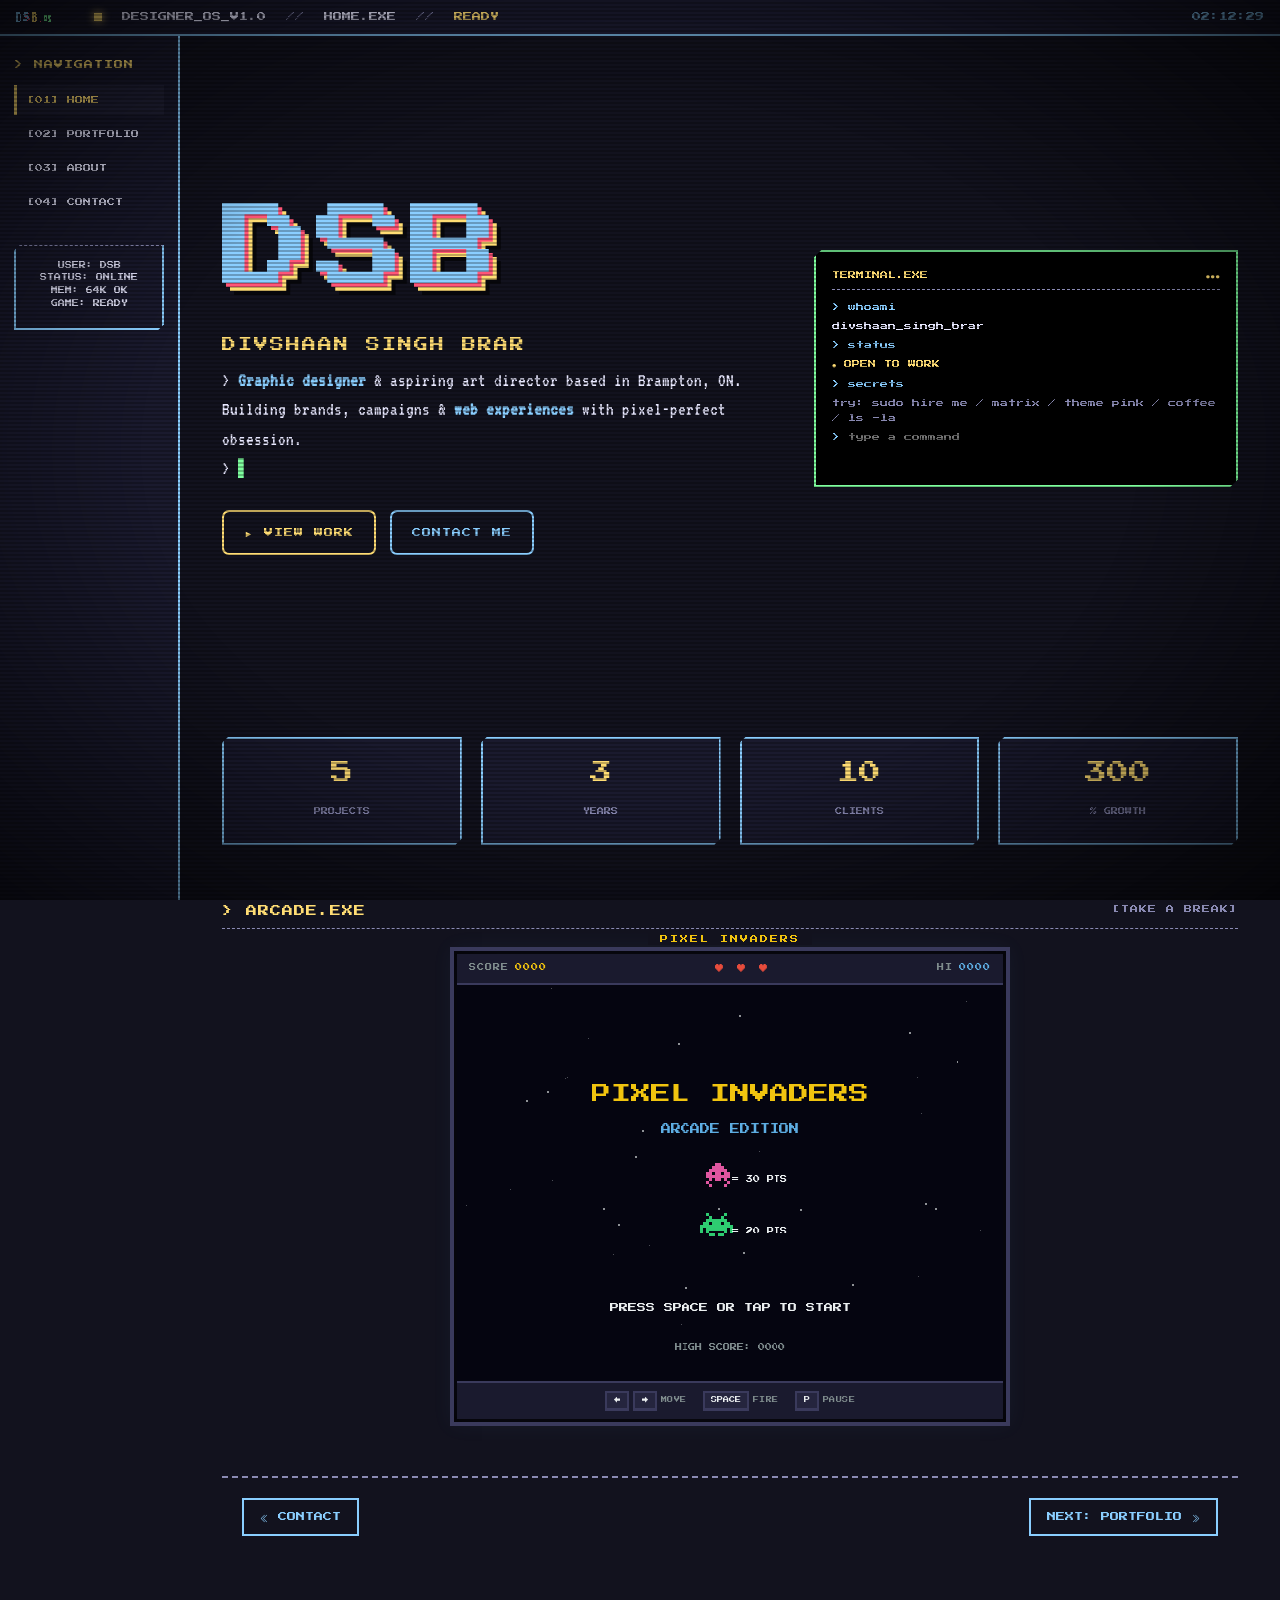
<file: index.html>
<!DOCTYPE html><html lang="en"><head>
<meta charset="UTF-8">
<meta name="viewport" content="width=device-width,initial-scale=1,shrink-to-fit=no">
<title>DESIGNER_OS_V1.0 // HOME.EXE</title>
<meta name="description" content="Divshaan Singh Brar — graphic designer & art director, Brampton ON. Retro pixel-art portfolio built with Bootstrap 5.">
<link rel="icon" type="image/svg+xml" href="assets/logo.svg">
<link rel="preconnect" href="https://fonts.googleapis.com">
<link rel="preconnect" href="https://fonts.gstatic.com" crossorigin>
<link href="https://fonts.googleapis.com/css2?family=Press+Start+2P&family=Silkscreen:wght@400;700&family=VT323&display=swap" rel="stylesheet">
<link rel="stylesheet" href="https://cdn.jsdelivr.net/npm/bootstrap@5.3.3/dist/css/bootstrap.min.css">
<link rel="stylesheet" href="https://cdn.jsdelivr.net/npm/bootstrap-icons@1.11.3/font/bootstrap-icons.min.css">
<link rel="stylesheet" href="style.css">
</head><body>

<div id="boot">
  <div>DESIGNER_OS V1.0 BIOS...</div>
  <div>&gt; CHECKING MEMORY... <span style="color:var(--yl)">64K OK</span></div>
  <div>&gt; LOADING CREATIVE.SYS...</div>
  <div>&gt; MOUNTING PORTFOLIO.DIR...</div>
  <div>&gt; SPAWNING PET...</div>
  <div>&gt; INIT USER: <span style="color:var(--yl)">DSB</span></div>
  <div class="bar"><div class="fl" id="fl"></div></div>
  <div style="margin-top:14px">&gt; PRESS ANY KEY TO CONTINUE_</div>
</div>

<div class="hud">
  <button class="burger" type="button" data-bs-toggle="offcanvas" data-bs-target="#navDrawer" aria-controls="navDrawer" aria-label="Open navigation">≡</button>
  <img src="assets/logo.svg" alt="" class="logo" aria-hidden="true">
  <span class="dot"></span><span>DESIGNER_OS_V1.0</span>
  <span class="sep">//</span><span>HOME.EXE</span>
  <span class="sep">//</span><span style="color:var(--yl)">READY</span>
  <span class="r" id="clk">00:00:00</span>
</div>

<nav class="side">
  <h3>&gt; NAVIGATION</h3>
  <a href="index.html" class="active">[01] HOME</a>
  <a href="portfolio.html">[02] PORTFOLIO</a>
  <a href="about.html">[03] ABOUT</a>
  <a href="contact.html">[04] CONTACT</a>
  <div class="stat">USER: DSB<br>STATUS: ONLINE<br>MEM: 64K OK<br>GAME: READY</div>
</nav>

<div class="offcanvas offcanvas-start" tabindex="-1" id="navDrawer" aria-labelledby="navDrawerLabel">
  <div class="offcanvas-header">
    <h5 class="offcanvas-title" id="navDrawerLabel">&gt; NAVIGATION</h5>
    <button type="button" class="btn-close" data-bs-dismiss="offcanvas" aria-label="Close"></button>
  </div>
  <div class="offcanvas-body">
    <a href="index.html" class="active">[01] HOME</a>
    <a href="portfolio.html">[02] PORTFOLIO</a>
    <a href="about.html">[03] ABOUT</a>
    <a href="contact.html">[04] CONTACT</a>
    <div class="stat">USER: DSB<br>STATUS: ONLINE<br>MEM: 64K OK</div>
  </div>
</div>

<main class="main">
  <section class="hero">
    <div>
      <div class="mono" id="mono">DSB</div>
      <div class="name">DIVSHAAN SINGH BRAR</div>
      <p class="tag">&gt; <b>Graphic designer</b> &amp; aspiring art director based in Brampton, ON.<br>Building brands, campaigns &amp; <b>web experiences</b> with pixel-perfect obsession.<br>&gt; <span class="type" id="tp"></span></p>
      <div class="cta">
        <a href="portfolio.html" class="btn yl">► VIEW WORK</a>
        <a href="contact.html" class="btn">CONTACT ME</a>
      </div>
    </div>
    <div class="term">
      <div class="th"><span>TERMINAL.EXE</span><span>●●●</span></div>
      <div class="ln"><span class="k">&gt; whoami</span></div>
      <div class="ln"><span class="v">divshaan_singh_brar</span></div>
      <div class="ln"><span class="k">&gt; status</span></div>
      <div class="ln"><span class="v" style="color:var(--yl)">● OPEN TO WORK</span></div>
      <div class="ln"><span class="k">&gt; secrets</span></div>
      <div class="ln"><span class="v" style="color:var(--dim);font-size:8px">try: sudo hire me / matrix / theme pink / coffee / ls -la</span></div>
      <div class="ln"><span class="k">&gt; </span><input id="cmd" placeholder="type a command" aria-label="Terminal"></div>
      <div class="ln" id="out" style="color:var(--cy);min-height:16px"></div>
    </div>
  </section>

  <section class="stats row row-cols-2 row-cols-md-4 g-3">
    <div class="col"><div class="stat h-100"><span class="n" data-c="5">0</span><span class="l">PROJECTS</span></div></div>
    <div class="col"><div class="stat h-100"><span class="n" data-c="3">0</span><span class="l">YEARS</span></div></div>
    <div class="col"><div class="stat h-100"><span class="n" data-c="10">0</span><span class="l">CLIENTS</span></div></div>
    <div class="col"><div class="stat h-100"><span class="n" data-c="300">0</span><span class="l">% GROWTH</span></div></div>
  </section>

  <section class="arcade-section" aria-labelledby="arcadeLabel">
    <h2 class="arcade-title" id="arcadeLabel">&gt; ARCADE.EXE <span>[TAKE A BREAK]</span></h2>
    <div class="arcade-cabinet">
      <div class="game-bezel">
        <div class="game-hud">
          <div class="hud-item"><span class="hud-label">SCORE</span><span class="hud-val hud-val-score" id="hud-score">0000</span></div>
          <div class="hud-item"><span class="hud-lives" id="hud-lives">♥ ♥ ♥</span></div>
          <div class="hud-item"><span class="hud-label">HI</span><span class="hud-val hud-val-hi" id="hud-hi">0000</span></div>
        </div>
        <canvas id="game-canvas" width="552" height="400"></canvas>
        <div class="controls-bar">
          <div class="ctrl-group"><span class="ctrl-key">←</span><span class="ctrl-key">→</span><span class="ctrl-label">MOVE</span></div>
          <div class="ctrl-group"><span class="ctrl-key">SPACE</span><span class="ctrl-label">FIRE</span></div>
          <div class="ctrl-group"><span class="ctrl-key">P</span><span class="ctrl-label">PAUSE</span></div>
        </div>
        <div class="touch-controls">
          <button class="touch-btn" id="btn-left" type="button" aria-label="Move left">◀</button>
          <button class="touch-btn touch-btn-fire" id="btn-fire" type="button" aria-label="Fire">FIRE</button>
          <button class="touch-btn" id="btn-right" type="button" aria-label="Move right">▶</button>
        </div>
      </div>
    </div>
  </section>

  <div class="foot">
    <a href="contact.html"><i class="bi bi-chevron-double-left"></i> CONTACT</a>
    <a href="portfolio.html">NEXT: PORTFOLIO <i class="bi bi-chevron-double-right"></i></a>
  </div>
</main>

<script src="https://cdn.jsdelivr.net/npm/bootstrap@5.3.3/dist/js/bootstrap.bundle.min.js"></script>
<script src="script.js"></script>
<script src="invaders.js"></script>
</body></html>
</file>
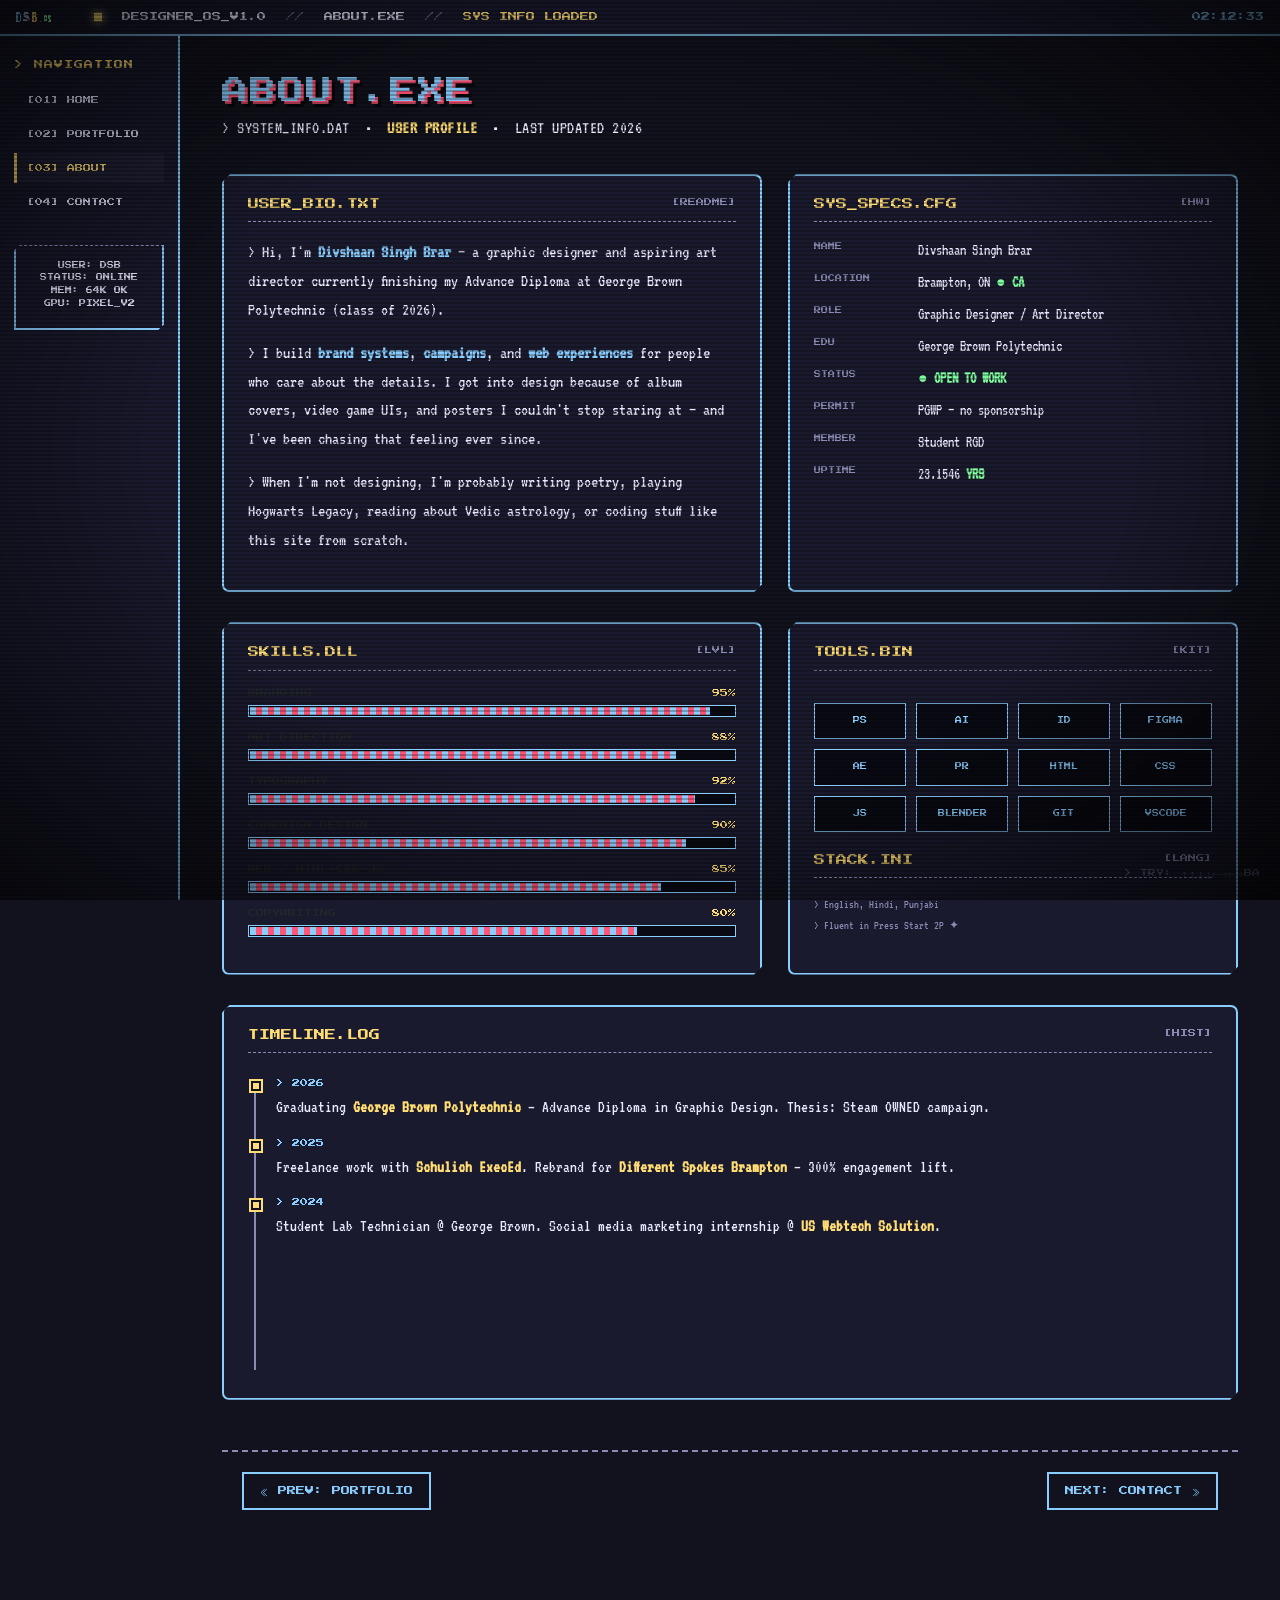
<file: about.html>
<!DOCTYPE html>
<html lang="en"><head>
<meta charset="UTF-8">
<meta name="viewport" content="width=device-width,initial-scale=1,shrink-to-fit=no">
<title>DESIGNER_OS_V1.0 // ABOUT.EXE</title>
<meta name="description" content="About Divshaan Singh Brar — graphic designer, George Brown Polytechnic advance diploma (class of 2026), Student RGD member.">
<link rel="icon" type="image/svg+xml" href="assets/logo.svg">
<link rel="preconnect" href="https://fonts.googleapis.com">
<link rel="preconnect" href="https://fonts.gstatic.com" crossorigin>
<link href="https://fonts.googleapis.com/css2?family=Press+Start+2P&family=Silkscreen:wght@400;700&family=VT323&display=swap" rel="stylesheet">
<link rel="stylesheet" href="https://cdn.jsdelivr.net/npm/bootstrap@5.3.3/dist/css/bootstrap.min.css">
<link rel="stylesheet" href="https://cdn.jsdelivr.net/npm/bootstrap-icons@1.11.3/font/bootstrap-icons.min.css">
<link rel="stylesheet" href="style.css">
</head>
<body>

<div class="hud">
  <button class="burger" type="button" data-bs-toggle="offcanvas" data-bs-target="#navDrawer" aria-controls="navDrawer" aria-label="Open navigation">≡</button>
  <img src="assets/logo.svg" alt="" class="logo" aria-hidden="true">
  <span class="dot"></span><span>DESIGNER_OS_V1.0</span>
  <span class="sep">//</span><span>ABOUT.EXE</span>
  <span class="sep">//</span><span style="color:var(--yl)">SYS INFO LOADED</span>
  <span class="r" id="clk">00:00:00</span>
</div>

<nav class="side">
  <h3>&gt; NAVIGATION</h3>
  <a href="index.html">[01] HOME</a>
  <a href="portfolio.html">[02] PORTFOLIO</a>
  <a href="about.html" class="active">[03] ABOUT</a>
  <a href="contact.html">[04] CONTACT</a>
  <div class="stat">USER: DSB<br>STATUS: ONLINE<br>MEM: 64K OK<br>GPU: PIXEL_V2</div>
</nav>

<div class="offcanvas offcanvas-start" tabindex="-1" id="navDrawer" aria-labelledby="navDrawerLabel">
  <div class="offcanvas-header">
    <h5 class="offcanvas-title" id="navDrawerLabel">&gt; NAVIGATION</h5>
    <button type="button" class="btn-close" data-bs-dismiss="offcanvas" aria-label="Close"></button>
  </div>
  <div class="offcanvas-body">
    <a href="index.html">[01] HOME</a>
    <a href="portfolio.html">[02] PORTFOLIO</a>
    <a href="about.html" class="active">[03] ABOUT</a>
    <a href="contact.html">[04] CONTACT</a>
  </div>
</div>

<main class="main">
  <h1 class="title">ABOUT.EXE</h1>
  <p class="sub">&gt; SYSTEM_INFO.DAT &nbsp;•&nbsp; <b>USER PROFILE</b> &nbsp;•&nbsp; LAST UPDATED 2026</p>

  <div class="grid">
    <div class="card">
      <h2>USER_BIO.TXT <span>[README]</span></h2>
      <p>&gt; Hi, I'm <b>Divshaan Singh Brar</b> — a graphic designer and aspiring art director currently finishing my Advance Diploma at George Brown Polytechnic (class of 2026).</p>
      <p>&gt; I build <b>brand systems</b>, <b>campaigns</b>, and <b>web experiences</b> for people who care about the details. I got into design because of album covers, video game UIs, and posters I couldn't stop staring at — and I've been chasing that feeling ever since.</p>
      <p>&gt; When I'm not designing, I'm probably writing poetry, playing Hogwarts Legacy, reading about Vedic astrology, or coding stuff like this site from scratch.</p>
    </div>
    <div class="card">
      <h2>SYS_SPECS.CFG <span>[HW]</span></h2>
      <div class="spec">
        <div class="k">NAME</div><div class="v">Divshaan Singh Brar</div>
        <div class="k">LOCATION</div><div class="v">Brampton, ON <b>● CA</b></div>
        <div class="k">ROLE</div><div class="v">Graphic Designer / Art Director</div>
        <div class="k">EDU</div><div class="v">George Brown Polytechnic</div>
        <div class="k">STATUS</div><div class="v"><b>● OPEN TO WORK</b></div>
        <div class="k">PERMIT</div><div class="v">PGWP — no sponsorship</div>
        <div class="k">MEMBER</div><div class="v">Student RGD</div>
        <div class="k">UPTIME</div><div class="v" id="up">--</div>
      </div>
    </div>
  </div>

  <div class="grid">
    <div class="card">
      <h2>SKILLS.DLL <span>[LVL]</span></h2>
      <div class="skill"><div class="lb"><span class="n">BRANDING</span><span class="p">95%</span></div><div class="bar"><div class="fl" data-w="95"></div></div></div>
      <div class="skill"><div class="lb"><span class="n">ART DIRECTION</span><span class="p">88%</span></div><div class="bar"><div class="fl" data-w="88"></div></div></div>
      <div class="skill"><div class="lb"><span class="n">TYPOGRAPHY</span><span class="p">92%</span></div><div class="bar"><div class="fl" data-w="92"></div></div></div>
      <div class="skill"><div class="lb"><span class="n">CAMPAIGN DESIGN</span><span class="p">90%</span></div><div class="bar"><div class="fl" data-w="90"></div></div></div>
      <div class="skill"><div class="lb"><span class="n">WEB / HTML-CSS-JS</span><span class="p">85%</span></div><div class="bar"><div class="fl" data-w="85"></div></div></div>
      <div class="skill"><div class="lb"><span class="n">COPYWRITING</span><span class="p">80%</span></div><div class="bar"><div class="fl" data-w="80"></div></div></div>
    </div>

    <div class="card">
      <h2>TOOLS.BIN <span>[KIT]</span></h2>
      <div class="tools row row-cols-3 row-cols-md-4 g-2">
        <div class="col"><div class="tool">PS</div></div>
        <div class="col"><div class="tool">AI</div></div>
        <div class="col"><div class="tool">ID</div></div>
        <div class="col"><div class="tool">FIGMA</div></div>
        <div class="col"><div class="tool">AE</div></div>
        <div class="col"><div class="tool">PR</div></div>
        <div class="col"><div class="tool">HTML</div></div>
        <div class="col"><div class="tool">CSS</div></div>
        <div class="col"><div class="tool">JS</div></div>
        <div class="col"><div class="tool">BLENDER</div></div>
        <div class="col"><div class="tool">GIT</div></div>
        <div class="col"><div class="tool">VSCODE</div></div>
      </div>
      <h2 style="margin-top:22px">STACK.INI <span>[LANG]</span></h2>
      <p style="font-size:12px;color:var(--dim);line-height:1.7">&gt; English, Hindi, Punjabi<br>&gt; Fluent in Press Start 2P ✦</p>
    </div>
  </div>

  <div class="card">
    <h2>TIMELINE.LOG <span>[HIST]</span></h2>
    <div class="tl">
      <div class="ev"><div class="y">&gt; 2026</div><div class="t">Graduating <b>George Brown Polytechnic</b> — Advance Diploma in Graphic Design. Thesis: Steam OWNED campaign.</div></div>
      <div class="ev"><div class="y">&gt; 2025</div><div class="t">Freelance work with <b>Schulich ExecEd</b>. Rebrand for <b>Different Spokes Brampton</b> — 300% engagement lift.</div></div>
      <div class="ev"><div class="y">&gt; 2024</div><div class="t">Student Lab Technician @ George Brown. Social media marketing internship @ <b>US Webtech Solution</b>.</div></div>
      <div class="ev"><div class="y">&gt; 2023</div><div class="t">Started the Advance Diploma. First campaigns, first typefaces I actually liked.</div></div>
      <div class="ev"><div class="y">&gt; 2003</div><div class="t">Booted up in <b>Sri Ganganagar, India</b>. System has been running ever since.</div></div>
    </div>
  </div>

  <div class="foot">
    <a href="portfolio.html"><i class="bi bi-chevron-double-left"></i> PREV: PORTFOLIO</a>
    <a href="contact.html">NEXT: CONTACT <i class="bi bi-chevron-double-right"></i></a>
  </div>
</main>

<div class="konami" id="kn">&gt; TRY: <i class="bi bi-arrow-up"></i><i class="bi bi-arrow-up"></i><i class="bi bi-arrow-down"></i><i class="bi bi-arrow-down"></i><i class="bi bi-arrow-left"></i><i class="bi bi-arrow-right"></i><i class="bi bi-arrow-left"></i><i class="bi bi-arrow-right"></i>BA</div>

<script src="https://cdn.jsdelivr.net/npm/bootstrap@5.3.3/dist/js/bootstrap.bundle.min.js"></script>
<script src="script.js"></script>
</body></html>
</file>
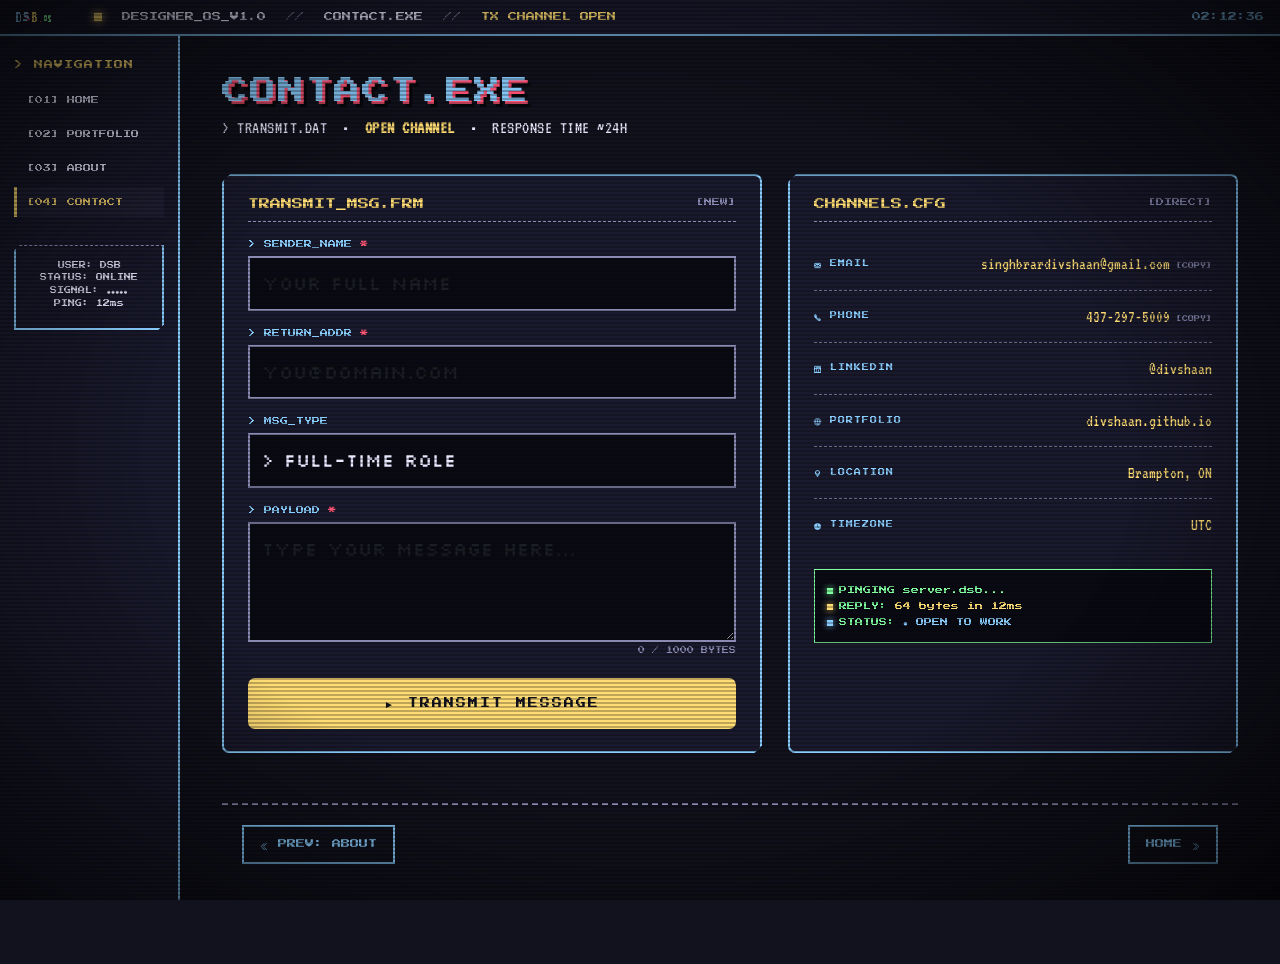
<file: contact.html>
<!DOCTYPE html>
<html lang="en"><head>
<meta charset="UTF-8">
<meta name="viewport" content="width=device-width,initial-scale=1,shrink-to-fit=no">
<title>DESIGNER_OS_V1.0 // CONTACT.EXE</title>
<meta name="description" content="Contact Divshaan Singh Brar — graphic designer & art director. Brampton, ON. Open to work.">
<link rel="icon" type="image/svg+xml" href="assets/logo.svg">
<link rel="preconnect" href="https://fonts.googleapis.com">
<link rel="preconnect" href="https://fonts.gstatic.com" crossorigin>
<link href="https://fonts.googleapis.com/css2?family=Press+Start+2P&family=Silkscreen:wght@400;700&family=VT323&display=swap" rel="stylesheet">
<link rel="stylesheet" href="https://cdn.jsdelivr.net/npm/bootstrap@5.3.3/dist/css/bootstrap.min.css">
<link rel="stylesheet" href="https://cdn.jsdelivr.net/npm/bootstrap-icons@1.11.3/font/bootstrap-icons.min.css">
<link rel="stylesheet" href="style.css">
</head>
<body>

<div class="hud">
  <button class="burger" type="button" data-bs-toggle="offcanvas" data-bs-target="#navDrawer" aria-controls="navDrawer" aria-label="Open navigation">≡</button>
  <img src="assets/logo.svg" alt="" class="logo" aria-hidden="true">
  <span class="dot"></span><span>DESIGNER_OS_V1.0</span>
  <span class="sep">//</span><span>CONTACT.EXE</span>
  <span class="sep">//</span><span style="color:var(--yl)">TX CHANNEL OPEN</span>
  <span class="r" id="clk">00:00:00</span>
</div>

<nav class="side">
  <h3>&gt; NAVIGATION</h3>
  <a href="index.html">[01] HOME</a>
  <a href="portfolio.html">[02] PORTFOLIO</a>
  <a href="about.html">[03] ABOUT</a>
  <a href="contact.html" class="active">[04] CONTACT</a>
  <div class="stat">USER: DSB<br>STATUS: ONLINE<br>SIGNAL: ●●●●●<br>PING: 12ms</div>
</nav>

<div class="offcanvas offcanvas-start" tabindex="-1" id="navDrawer" aria-labelledby="navDrawerLabel">
  <div class="offcanvas-header">
    <h5 class="offcanvas-title" id="navDrawerLabel">&gt; NAVIGATION</h5>
    <button type="button" class="btn-close" data-bs-dismiss="offcanvas" aria-label="Close"></button>
  </div>
  <div class="offcanvas-body">
    <a href="index.html">[01] HOME</a>
    <a href="portfolio.html">[02] PORTFOLIO</a>
    <a href="about.html">[03] ABOUT</a>
    <a href="contact.html" class="active">[04] CONTACT</a>
  </div>
</div>

<main class="main">
  <h1 class="title">CONTACT.EXE</h1>
  <p class="sub">&gt; TRANSMIT.DAT &nbsp;•&nbsp; <b>OPEN CHANNEL</b> &nbsp;•&nbsp; RESPONSE TIME ~24H</p>

  <div class="grid">
    <div class="card">
      <h2>TRANSMIT_MSG.FRM <span>[NEW]</span></h2>
      <form id="frm" novalidate>
        <div class="fld">
          <label for="nm">&gt; SENDER_NAME <b>*</b></label>
          <input type="text" id="nm" class="form-control" required placeholder="your full name" autocomplete="name">
        </div>
        <div class="fld">
          <label for="em">&gt; RETURN_ADDR <b>*</b></label>
          <input type="email" id="em" class="form-control" required placeholder="you@domain.com" autocomplete="email">
        </div>
        <div class="fld">
          <label for="tp">&gt; MSG_TYPE</label>
          <select id="tp" class="form-select">
            <option>&gt; FULL-TIME ROLE</option>
            <option>&gt; FREELANCE PROJECT</option>
            <option>&gt; COLLABORATION</option>
            <option>&gt; SAY HI</option>
            <option>&gt; OTHER</option>
          </select>
        </div>
        <div class="fld">
          <label for="ms">&gt; PAYLOAD <b>*</b></label>
          <textarea id="ms" class="form-control" required placeholder="type your message here..." maxlength="1000"></textarea>
          <span class="ch"><span id="cc">0</span> / 1000 BYTES</span>
        </div>
        <button type="submit" class="send btn">► TRANSMIT MESSAGE</button>
      </form>
    </div>

    <div class="card">
      <h2>CHANNELS.CFG <span>[DIRECT]</span></h2>
      <div class="info">
        <div class="ln"><span class="k"><i class="bi bi-envelope-fill"></i> EMAIL</span><span class="v cp" data-cp="singhbrardivshaan@gmail.com">singhbrardivshaan@gmail.com</span></div>
        <div class="ln"><span class="k"><i class="bi bi-telephone-fill"></i> PHONE</span><span class="v cp" data-cp="4372975009">437-297-5009</span></div>
        <div class="ln"><span class="k"><i class="bi bi-linkedin"></i> LINKEDIN</span><a class="v" href="https://www.linkedin.com/in/divshaan-singh-brar-038b97251" target="_blank" rel="noopener">@divshaan</a></div>
        <div class="ln"><span class="k"><i class="bi bi-globe2"></i> PORTFOLIO</span><a class="v" href="https://divshaan.github.io" target="_blank" rel="noopener">divshaan.github.io</a></div>
        <div class="ln"><span class="k"><i class="bi bi-geo-alt-fill"></i> LOCATION</span><span class="v">Brampton, ON</span></div>
        <div class="ln"><span class="k"><i class="bi bi-clock-fill"></i> TIMEZONE</span><span class="v" id="tz">EST (UTC-5)</span></div>
      </div>
      <div class="ping">
        <div><span class="b"></span>PINGING server.dsb...</div>
        <div><span class="b" style="background:var(--yl);box-shadow:0 0 6px var(--yl)"></span>REPLY: <span style="color:var(--yl)">64 bytes in 12ms</span></div>
        <div><span class="b" style="background:var(--cy);box-shadow:0 0 6px var(--cy)"></span>STATUS: <span style="color:var(--cy)">● OPEN TO WORK</span></div>
      </div>
    </div>
  </div>

  <div class="foot">
    <a href="about.html"><i class="bi bi-chevron-double-left"></i> PREV: ABOUT</a>
    <a href="index.html">HOME <i class="bi bi-chevron-double-right"></i></a>
  </div>
</main>

<div class="tx" id="tx"><div class="box">
  <div>&gt; OPENING CHANNEL...</div>
  <div>&gt; ENCRYPTING PAYLOAD...</div>
  <div>&gt; ROUTING TO server.dsb...</div>
  <div>&gt; TRANSMITTING:</div>
  <div class="bar"><div class="fl" id="txfl"></div></div>
  <div class="done">&gt; <span style="color:var(--grn)">● MESSAGE RECEIVED</span><br>&gt; I'll reply within 24h.<br><br>&gt; <span style="color:var(--cy);cursor:pointer" data-tx-close>[CLOSE]</span></div>
</div></div>

<script src="https://cdn.jsdelivr.net/npm/bootstrap@5.3.3/dist/js/bootstrap.bundle.min.js"></script>
<script src="script.js"></script>
</body></html>
</file>
<file: style.css>
:root{--bg:#12121e;--cy:#8aceff;--yl:#ffdd74;--ink:#e8e8ff;--dim:#8a8ab3;--panel:#1a1a2e;--hot:#ff5577;--grn:#7fff9f}
*{margin:0;padding:0;box-sizing:border-box;image-rendering:pixelated}
html,body{background:var(--bg);color:var(--ink);font-family:'VT323','Silkscreen',monospace;font-size:19px;line-height:1.5;min-height:100vh;overflow-x:hidden}
body.lock{height:100vh;overflow:hidden}
body::before{content:"";position:fixed;inset:0;background:repeating-linear-gradient(0deg,rgba(0,0,0,.25) 0 2px,transparent 2px 4px);pointer-events:none;z-index:9999;mix-blend-mode:multiply}
body::after{content:"";position:fixed;inset:0;background:radial-gradient(ellipse at center,transparent 55%,rgba(0,0,0,.7));pointer-events:none;z-index:9998}
a{color:inherit;text-decoration:none}
button{font-family:inherit;cursor:pointer}
h1,h2,h3,h4,h5,h6{font-weight:normal;font-size:inherit;line-height:1.2}
/* BOOT */
#boot{position:fixed;inset:0;background:#000;z-index:10000;padding:40px;font-family:'Press Start 2P';font-size:10px;color:var(--grn);line-height:2}
#boot.off{display:none}
#boot .bar{margin-top:20px;width:280px;height:14px;border:2px solid var(--grn);padding:2px}
#boot .fl{height:100%;width:0;background:var(--grn);transition:width .05s}
/* HUD */
.hud{position:fixed;top:0;left:0;right:0;height:36px;background:var(--panel);border-bottom:2px solid var(--cy);display:flex;align-items:center;padding:0 16px;font-family:'Press Start 2P';font-size:9px;z-index:1040;gap:20px}
.hud .logo{height:14px;width:auto;image-rendering:pixelated;margin-right:2px}
.burger{display:none;background:transparent;border:2px solid var(--cy);color:var(--cy);padding:3px 7px;font-family:'Press Start 2P';font-size:10px;cursor:pointer;line-height:1;margin-right:6px}
.burger:hover,.burger:focus{background:var(--cy);color:var(--bg);outline:none}
.hud .dot{width:8px;height:8px;background:var(--yl);box-shadow:0 0 8px var(--yl);animation:bk 1.2s infinite}
.hud .sep{color:var(--dim)}.hud .r{margin-left:auto;color:var(--cy)}
@keyframes bk{50%{opacity:.3}}
/* SIDEBAR */
.side{position:fixed;top:36px;left:0;width:180px;bottom:0;background:var(--panel);border-right:2px solid var(--cy);padding:24px 14px;font-family:'Press Start 2P';font-size:8px;z-index:50;overflow:hidden}
.side h3{color:var(--yl);margin-bottom:14px;font-size:9px;font-weight:normal;letter-spacing:1px}
.side a{display:block;color:var(--ink);padding:9px 10px;margin-bottom:4px;border-left:3px solid transparent;transition:.15s;font-size:8px}
.side a:hover{background:#222238;border-left-color:var(--cy);color:var(--cy);transform:translateX(3px)}
.side a.active{background:#222238;border-left-color:var(--yl);color:var(--yl)}
.side .stat{margin-top:28px;padding-top:14px;border-top:1px dashed var(--dim);color:var(--ink);line-height:1.8;font-size:7px}
/* MAIN / TITLES */
.main{margin:36px 0 0 180px;padding:40px 42px 80px;position:relative}
.title{font-family:'Press Start 2P';font-size:26px;color:var(--cy);text-shadow:3px 3px 0 var(--hot),6px 6px 0 rgba(0,0,0,.6);margin-bottom:8px;letter-spacing:2px}
.sub{color:var(--ink);font-size:18px;margin-bottom:32px;letter-spacing:.5px}.sub b{color:var(--yl)}
/* GENERIC CARD */
.card{background:var(--panel);border:2px solid var(--cy);padding:22px 24px;clip-path:polygon(0 8px,8px 0,100% 0,100% calc(100% - 8px),calc(100% - 8px) 100%,0 100%);transition:.2s}
.card:hover{border-color:var(--yl)}
.card h2{font-family:'Press Start 2P';font-size:11px;color:var(--yl);margin-bottom:16px;padding-bottom:10px;border-bottom:1px dashed var(--dim);display:flex;justify-content:space-between}
.card h2 span{color:var(--dim);font-size:8px}
.card p{font-size:18px;line-height:1.6;margin-bottom:14px;color:var(--ink)}
.card p b{color:var(--cy)}
.grid{display:grid;grid-template-columns:1.2fr 1fr;gap:26px;margin-bottom:30px}
/* BUTTONS */
.btn{background:transparent;border:2px solid var(--cy);color:var(--cy);font-family:'Press Start 2P';font-size:9px;padding:14px 20px;transition:.15s;letter-spacing:1px;display:inline-block}
.btn:hover{background:var(--cy);color:var(--bg);transform:translate(-3px,-3px);box-shadow:5px 5px 0 var(--hot)}
.btn.yl{border-color:var(--yl);color:var(--yl)}
.btn.yl:hover{background:var(--yl);box-shadow:5px 5px 0 var(--cy)}
/* FOOTER NAV */
.foot{margin-top:50px;display:flex;justify-content:space-between;padding:20px;border-top:2px dashed var(--dim);font-family:'Press Start 2P';font-size:9px}
.foot a{color:var(--cy);padding:10px 16px;border:2px solid var(--cy);transition:.15s}
.foot a:hover{background:var(--cy);color:var(--bg);transform:translate(-2px,-2px);box-shadow:4px 4px 0 var(--yl)}
/* HOME HERO */
.hero{display:grid;grid-template-columns:1.3fr 1fr;gap:40px;align-items:center;min-height:65vh}
.mono{font-family:'Press Start 2P';font-size:90px;color:var(--cy);text-shadow:4px 4px 0 var(--hot),8px 8px 0 var(--yl),12px 12px 0 rgba(0,0,0,.6);letter-spacing:4px;cursor:default;transition:.2s;user-select:none}
.mono:hover{transform:translate(-4px,-4px)}
.name{font-family:'Press Start 2P';font-size:14px;color:var(--yl);margin:18px 0 10px;letter-spacing:2px}
.tag{color:var(--ink);font-size:19px;line-height:1.55;max-width:520px;margin-bottom:26px}
.tag b{color:var(--cy)}
.type{color:var(--grn)}.type::after{content:"▌";animation:bk 1s infinite}
.cta{display:flex;gap:14px;flex-wrap:wrap}
.term{background:#000;border:2px solid var(--grn);padding:16px;font-family:'Press Start 2P';font-size:8px;color:var(--grn);line-height:1.9;clip-path:polygon(0 8px,8px 0,100% 0,100% calc(100% - 8px),calc(100% - 8px) 100%,0 100%);box-shadow:6px 6px 0 var(--panel)}
.term .th{color:var(--yl);border-bottom:1px dashed var(--dim);padding-bottom:6px;margin-bottom:10px;display:flex;justify-content:space-between}
.term .ln{margin:4px 0}.term .k{color:var(--cy)}.term .v{color:var(--ink)}
.term input{background:transparent;border:none;color:var(--grn);font-family:inherit;font-size:8px;outline:none;width:70%}
.stats{margin-top:60px;--bs-gutter-y:16px}
.stats:not(.row){display:grid;grid-template-columns:repeat(4,1fr);gap:16px}
.stat{background:var(--panel);border:2px solid var(--cy);padding:18px;text-align:center;clip-path:polygon(0 6px,6px 0,100% 0,100% calc(100% - 6px),calc(100% - 6px) 100%,0 100%);transition:.2s}
.stat:hover{border-color:var(--yl);transform:translateY(-4px)}
.stat .n{font-family:'Press Start 2P';font-size:22px;color:var(--yl);display:block;margin-bottom:6px}
.stat .l{font-family:'Press Start 2P';font-size:7px;color:var(--dim)}
/* ABOUT */
.spec{display:grid;grid-template-columns:90px 1fr;gap:8px 14px;font-size:16px}
.spec .k{color:var(--dim);font-family:'Press Start 2P';font-size:7px;padding-top:4px}
.spec .v{color:var(--ink)}
.spec .v b{color:var(--grn)}
.skill{margin-bottom:14px}
.skill .lb{display:flex;justify-content:space-between;font-family:'Press Start 2P';font-size:8px;margin-bottom:6px}
.skill .lb .p{color:var(--yl)}
.skill .bar{height:12px;background:#0a0a14;border:1px solid var(--cy);padding:1px}
.skill .fl{height:100%;width:0;background:repeating-linear-gradient(90deg,var(--cy) 0 6px,var(--hot) 6px 12px);transition:width 1.2s ease-out}
.tl{position:relative;padding-left:28px;margin-top:8px}
.tl::before{content:"";position:absolute;left:6px;top:6px;bottom:6px;width:2px;background:var(--dim)}
.ev{position:relative;margin-bottom:18px;opacity:0;transform:translateX(-10px);transition:.5s}
.ev.on{opacity:1;transform:translateX(0)}
.ev::before{content:"";position:absolute;left:-25px;top:4px;width:10px;height:10px;background:var(--yl);border:2px solid var(--bg);box-shadow:0 0 0 2px var(--yl)}
.ev .y{font-family:'Press Start 2P';font-size:8px;color:var(--cy);margin-bottom:6px}
.ev .t{font-size:17px;line-height:1.4;color:var(--ink)}
.ev .t b{color:var(--yl)}
.tools{margin-top:6px;--bs-gutter-y:10px}
.tools:not(.row){display:grid;grid-template-columns:repeat(4,1fr);gap:10px}
.tool{background:#0a0a14;border:1px solid var(--cy);padding:12px 8px;text-align:center;font-family:'Press Start 2P';font-size:7px;color:var(--cy);transition:.15s}
.tool:hover{background:var(--cy);color:var(--bg);transform:translate(-2px,-2px);box-shadow:3px 3px 0 var(--hot)}
.konami{position:fixed;bottom:20px;right:20px;font-family:'Press Start 2P';font-size:8px;color:var(--dim);opacity:.5;transition:.6s}
.konami.off{opacity:0;pointer-events:none}
/* CONTACT */
.fld{margin-bottom:16px}
.fld label{display:block;font-family:'Press Start 2P';font-size:8px;color:var(--cy);margin-bottom:6px}
.fld label b{color:var(--hot)}
.fld input,.fld select,.fld textarea{width:100%;background:#0a0a14;border:2px solid var(--dim);color:var(--ink);font-family:'VT323','Silkscreen',monospace;font-size:19px;padding:11px 12px;outline:none;transition:.15s}
.fld input:focus,.fld select:focus,.fld textarea:focus{border-color:var(--yl);box-shadow:0 0 0 2px rgba(255,221,116,.2)}
.fld textarea{resize:vertical;min-height:120px;line-height:1.5}
.fld .ch{display:block;font-family:'Press Start 2P';font-size:7px;color:var(--dim);margin-top:4px;text-align:right}
.send{background:var(--yl);border:2px solid var(--yl);color:var(--bg);font-family:'Press Start 2P';font-size:10px;padding:16px 24px;width:100%;transition:.15s;letter-spacing:2px;margin-top:6px}
.send:hover{background:var(--cy);border-color:var(--cy);transform:translate(-3px,-3px);box-shadow:5px 5px 0 var(--hot)}
.clist,.info{font-size:17px;line-height:1.6}
.clist .ln,.info .ln{padding:12px 0;border-bottom:1px dashed var(--dim);display:flex;justify-content:space-between;align-items:center;gap:10px;flex-wrap:wrap}
.clist .ln:last-child,.info .ln:last-child{border:0}
.clist .k,.info .k{font-family:'Press Start 2P';font-size:7px;color:var(--cy);letter-spacing:1px;flex-shrink:0}
.clist .v,.info .v{color:var(--yl);transition:.15s;text-align:right;word-break:break-all;font-size:17px}
.clist .v:hover,.info .v:hover{color:var(--hot);text-shadow:0 0 8px var(--hot)}
.clist .cp,.info .cp{cursor:pointer}
.clist .cp::after,.info .cp::after{content:" [COPY]";font-family:'Press Start 2P';font-size:6px;color:var(--dim)}
.clist .cp.ok::after,.info .cp.ok::after{content:" [✓ COPIED]";color:var(--grn)}
.ping{margin-top:18px;padding:12px;background:#0a0a14;border:1px solid var(--grn);font-family:'Press Start 2P';font-size:8px;color:var(--grn);line-height:2}
.ping .b{display:inline-block;width:6px;height:6px;background:var(--grn);box-shadow:0 0 6px var(--grn);animation:bk 1s infinite;margin-right:6px}
.tx{position:fixed;inset:0;background:rgba(0,0,0,.95);z-index:500;display:none;align-items:center;justify-content:center;padding:30px;font-family:'Press Start 2P';color:var(--grn);font-size:10px;line-height:2.2}
.tx.on{display:flex}
.tx .box{max-width:520px}
.tx .bar{margin-top:16px;border:2px solid var(--grn);height:16px;padding:2px}
.tx .fl{height:100%;width:0;background:var(--grn);transition:width .05s}
.tx .done{color:var(--yl);margin-top:16px;display:none}
.tx.done .done{display:block}
/* PORTFOLIO FILM STRIP */
.track{position:fixed;top:36px;left:180px;right:0;height:3px;background:#0a0a14;z-index:60}
.track .f{height:100%;background:var(--yl);box-shadow:0 0 8px var(--yl);transition:width .5s}
.stage{position:fixed;top:39px;left:180px;right:0;bottom:0;overflow:hidden;cursor:grab}
.stage.drag{cursor:grabbing}
.strip{display:flex;height:100%;will-change:transform;transition:transform .7s cubic-bezier(.2,.9,.2,1)}
.slide{flex:0 0 84vw;height:100%;display:flex;align-items:center;padding:50px 40px;gap:36px;position:relative}
.num{position:absolute;top:40px;left:40px;font-family:'Press Start 2P';font-size:10px;color:var(--dim);letter-spacing:2px}
.num b{color:var(--yl)}
.pimg{flex:1.3;height:72%;background:#0a0a14;border:3px solid var(--cy);overflow:hidden;position:relative;clip-path:polygon(0 12px,12px 0,100% 0,100% calc(100% - 12px),calc(100% - 12px) 100%,0 100%);box-shadow:12px 12px 0 var(--panel),15px 15px 0 var(--hot);transition:.5s}
.slide.on .pimg{transform:translateY(-6px)}
.pimg img{position:absolute;inset:0;width:100%;height:100%;object-fit:cover;filter:saturate(.7) contrast(1.05);opacity:0;transition:opacity .6s ease,filter .7s;z-index:1}
.pimg img.on{opacity:1;z-index:2}
.slide.on .pimg img{filter:saturate(1.15) contrast(1.08)}
.pimg::after{content:"";position:absolute;inset:0;background:repeating-linear-gradient(0deg,transparent 0 3px,rgba(138,206,255,.06) 3px 4px);pointer-events:none;z-index:4}
.pimg .tag{position:absolute;top:14px;left:14px;background:var(--bg);color:var(--yl);font-family:'Press Start 2P';font-size:8px;padding:7px 11px;border:2px solid var(--yl);z-index:5;letter-spacing:1px}
.pinfo{flex:1;max-width:440px;opacity:0;transform:translateX(30px);transition:.7s .2s}
.slide.on .pinfo{opacity:1;transform:translateX(0)}
.pinfo .y{font-family:'Press Start 2P';font-size:8px;color:var(--cy);margin-bottom:12px;letter-spacing:2px}
.pinfo h2{font-family:'Press Start 2P';font-size:34px;color:var(--ink);text-shadow:3px 3px 0 var(--hot),6px 6px 0 var(--yl);margin-bottom:18px;line-height:1.2}
.pinfo .role{color:var(--yl);font-family:'Press Start 2P';font-size:8px;margin-bottom:16px}
.pinfo p{font-size:18px;line-height:1.55;color:var(--ink);margin-bottom:18px}
.pinfo p b{color:var(--cy)}
.chips{display:flex;flex-wrap:wrap;gap:6px;margin-bottom:22px}
.chip{background:#0a0a14;border:1px solid var(--cy);color:var(--cy);padding:5px 9px;font-family:'Press Start 2P';font-size:7px}
.ctrl{position:fixed;bottom:28px;left:calc(50% + 90px);transform:translateX(-50%);display:flex;gap:12px;align-items:center;z-index:80;background:var(--panel);border:2px solid var(--cy);padding:10px 16px;clip-path:polygon(0 6px,6px 0,100% 0,100% calc(100% - 6px),calc(100% - 6px) 100%,0 100%)}
.arw{background:transparent;border:2px solid var(--cy);color:var(--cy);font-family:'Press Start 2P';font-size:10px;width:34px;height:34px;transition:.15s}
.arw:hover:not(:disabled){background:var(--cy);color:var(--bg);transform:translate(-1px,-1px);box-shadow:3px 3px 0 var(--hot)}
.arw:disabled{opacity:.3;cursor:not-allowed}
.dots{display:flex;gap:8px;padding:0 10px}
.d2{width:10px;height:10px;background:#0a0a14;border:2px solid var(--cy);cursor:pointer;transition:.15s}
.d2.on{background:var(--yl);border-color:var(--yl);box-shadow:0 0 8px var(--yl)}
.cnt{font-family:'Press Start 2P';font-size:8px;color:var(--yl);padding:0 12px;border-left:1px dashed var(--dim);border-right:1px dashed var(--dim)}
.hint{position:fixed;top:60px;right:30px;font-family:'Press Start 2P';font-size:8px;color:var(--dim);z-index:70;animation:fade 5s forwards;animation-delay:4s}
@keyframes fade{to{opacity:0}}
/* BOOTSTRAP OVERRIDES (keep pixel aesthetic over BS defaults) */
.offcanvas{background:var(--panel);color:var(--ink);border-right:2px solid var(--cy)!important;font-family:'Press Start 2P';font-size:8px;width:220px!important;--bs-offcanvas-width:220px}
.offcanvas-header{padding:14px 14px 6px;border-bottom:1px dashed var(--dim)}
.offcanvas-title{font-family:'Press Start 2P';font-size:9px;color:var(--yl)}
.offcanvas .btn-close{filter:invert(85%) sepia(40%) saturate(400%) hue-rotate(170deg);opacity:.9}
.offcanvas-body{padding:14px}
.offcanvas-body a{display:block;color:var(--ink);text-decoration:none;padding:9px 10px;margin-bottom:4px;border-left:3px solid transparent;transition:.15s}
.offcanvas-body a:hover{background:#222238;border-left-color:var(--cy);color:var(--cy)}
.offcanvas-body a.active{background:#222238;border-left-color:var(--yl);color:var(--yl)}
.offcanvas-body .stat{margin-top:20px;padding-top:12px;border-top:1px dashed var(--dim);color:var(--dim);line-height:1.8;font-size:7px}
/* keep BS form-control styling in our fields without overriding our look */
.fld .form-control,.fld .form-select{background:#0a0a14;border:2px solid var(--dim);color:var(--ink);font-family:'Silkscreen',monospace;border-radius:0}
.fld .form-control:focus,.fld .form-select:focus{background:#0a0a14;color:var(--ink);border-color:var(--yl);box-shadow:0 0 0 2px rgba(255,221,116,.2)}
/* icon sizing alignment */
.bi{vertical-align:-.125em}
.clist .v .bi,.info .v .bi{margin-right:6px;color:var(--cy)}
/* tablet */
@media(max-width:1024px){.main{padding:32px 28px 60px}.mono{font-size:72px}.title{font-size:22px}}
/* mobile */
@media(max-width:900px){.burger{display:inline-block}.side{display:none}.main{margin-left:0;padding:20px}.hero,.grid{grid-template-columns:1fr}.hero>div:first-child{display:flex;flex-direction:column}.hero .tag{order:1;margin-top:22px;margin-bottom:0}.mono{font-size:56px;letter-spacing:2px;text-shadow:2px 2px 0 var(--hot),4px 4px 0 var(--yl),6px 6px 0 rgba(0,0,0,.6)}.stats,.tools{grid-template-columns:repeat(2,1fr)}.stage,.track{left:0}.slide{flex-direction:column;padding:20px;gap:16px}.pinfo h2{font-size:22px}.pimg{height:45%;flex:none;width:100%}.pinfo{max-width:100%}.ctrl{left:50%}.hint{display:none}.hud{gap:10px;padding:0 10px;font-size:8px}.hud .sep{display:none}}
@media(max-width:480px){.mono{font-size:42px;letter-spacing:1px;line-height:1;white-space:nowrap;text-shadow:1px 1px 0 var(--hot),2px 2px 0 var(--yl),3px 3px 0 rgba(0,0,0,.6)}.title{font-size:18px}.name{font-size:11px}.tag{font-size:13px;overflow-wrap:break-word}.stats{grid-template-columns:1fr 1fr}.stat .n{font-size:18px}}
/* PORTFOLIO: live iframe preview + image counter */
.pimg.live iframe{position:absolute;inset:0;width:100%;height:100%;border:0;background:#0a0a14;opacity:1;z-index:1}
.iframe-shield{position:absolute;inset:0;z-index:3;cursor:pointer;background:transparent;display:block}
.iframe-shield:hover{box-shadow:inset 0 0 0 3px var(--yl)}
.livelabel{position:absolute;top:14px;right:14px;z-index:5;background:var(--bg);border:2px solid var(--hot);color:var(--hot);font-family:'Press Start 2P';font-size:7px;padding:6px 9px;letter-spacing:1px;animation:blink 1.6s steps(2) infinite}
@keyframes blink{50%{opacity:.45}}
.imgcnt{position:absolute;bottom:10px;right:10px;z-index:5;font-family:'Press Start 2P';font-size:7px;color:var(--yl);background:rgba(10,10,20,.7);padding:5px 8px;border:1px solid var(--yl);letter-spacing:1px}

/* CASE STUDY MODAL */
.cs{position:fixed;inset:0;background:rgba(8,8,16,.94);z-index:9999;display:none;overflow-y:auto;padding:70px 24px 80px;backdrop-filter:blur(3px)}
.cs.on{display:block;animation:csIn .25s ease}
@keyframes csIn{from{opacity:0}to{opacity:1}}
body.lockcs{overflow:hidden}
.cs-body{max-width:920px;margin:0 auto;background:var(--panel);border:3px solid var(--cy);clip-path:polygon(0 14px,14px 0,100% 0,100% calc(100% - 14px),calc(100% - 14px) 100%,0 100%);padding:40px 44px;box-shadow:14px 14px 0 var(--hot)}
.cs-close{position:fixed;top:18px;right:22px;z-index:10000;background:var(--hot);border:2px solid var(--ink);color:var(--ink);font-family:'Press Start 2P';font-size:9px;padding:11px 14px;letter-spacing:1px;cursor:pointer;transition:.15s;clip-path:polygon(0 4px,4px 0,100% 0,100% calc(100% - 4px),calc(100% - 4px) 100%,0 100%)}
.cs-close:hover{background:var(--yl);color:var(--bg);transform:translate(-1px,-1px);box-shadow:3px 3px 0 var(--cy)}
.cs-head{border-bottom:2px dashed var(--dim);padding-bottom:20px;margin-bottom:22px}
.cs-meta{font-family:'Press Start 2P';font-size:8px;color:var(--dim);letter-spacing:2px;margin-bottom:14px}
.cs-head h2{font-family:'Press Start 2P';font-size:30px;color:var(--ink);text-shadow:3px 3px 0 var(--hot),6px 6px 0 var(--yl);margin:0 0 14px;line-height:1.2}
.cs-role{font-family:'Press Start 2P';font-size:8px;color:var(--cy);letter-spacing:1px}
.cs-story{margin-bottom:28px}
.cs-story p{font-size:19px;line-height:1.6;color:var(--ink);margin-bottom:16px}
.cs-story p b{color:var(--cy)}
.cs-story p i{color:var(--grn);font-style:normal}
.cs-story .chips{margin-top:14px}
.cs-gallery{display:flex;flex-direction:column;gap:18px}
.cs-gallery figure{margin:0;background:#0a0a14;border:2px solid var(--cy);padding:0;clip-path:polygon(0 8px,8px 0,100% 0,100% calc(100% - 8px),calc(100% - 8px) 100%,0 100%);box-shadow:6px 6px 0 var(--panel),9px 9px 0 var(--hot)}
.cs-gallery img{display:block;width:100%;height:auto;image-rendering:auto}
.cs-gallery figcaption{font-family:'Press Start 2P';font-size:7px;color:var(--dim);letter-spacing:2px;padding:8px 12px;background:var(--bg);border-top:1px dashed var(--dim)}

@media(max-width:900px){
  .cs{padding:64px 12px 40px}
  .cs-body{padding:24px 20px}
  .cs-head h2{font-size:22px}
  .cs-close{top:10px;right:12px;font-size:8px;padding:9px 11px}
  .livelabel{font-size:6px;padding:5px 7px;top:10px;right:10px}
  .imgcnt{font-size:6px}
}
/* ========== PIXEL INVADERS ARCADE (shared: home + 404) ========== */
.arcade-section{margin-top:60px}
.arcade-title{font-family:'Press Start 2P';font-size:11px;color:var(--yl);margin-bottom:18px;padding-bottom:10px;border-bottom:1px dashed var(--dim);display:flex;justify-content:space-between;letter-spacing:1px}
.arcade-title span{color:var(--dim);font-size:8px}
.arcade-cabinet{width:100%;max-width:560px;margin:0 auto;position:relative;--px-black:#0f0f1b;--px-dark:#1a1a2e;--px-mid:#25253e;--px-border:#3a3a5c;--px-cyan:#5dade2;--px-green:#2ecc71;--px-yellow:#f1c40f;--px-red:#e74c3c;--px-white:#ecf0f1;--px-gray:#7f8c8d}
.game-bezel{background:#0a0a14;border:4px solid var(--px-border);box-shadow:inset 0 0 30px rgba(0,0,0,.8),0 0 20px rgba(93,173,226,.05);padding:3px;position:relative}
.game-bezel::before{content:'PIXEL INVADERS';position:absolute;top:-18px;left:50%;transform:translateX(-50%);font-family:'Press Start 2P';font-size:8px;color:var(--px-yellow);letter-spacing:2px;background:var(--bg);padding:0 12px}
.game-hud{display:flex;justify-content:space-between;align-items:center;padding:8px 12px;background:var(--px-dark);border-bottom:2px solid var(--px-border);font-family:'Press Start 2P'}
.hud-item{font-size:7px;letter-spacing:1px}
.hud-label{color:var(--px-gray)}
.hud-val{color:var(--px-white);margin-left:6px}
.hud-val-score{color:var(--px-yellow)}
.hud-val-hi{color:var(--px-cyan)}
.hud-lives{color:var(--px-red);font-size:9px;letter-spacing:2px}
#game-canvas{display:block;width:100%;background:#050510;image-rendering:pixelated;image-rendering:crisp-edges;touch-action:none}
.controls-bar{display:flex;justify-content:center;align-items:center;gap:16px;padding:8px 12px;background:var(--px-dark);border-top:2px solid var(--px-border);font-family:'Press Start 2P';flex-wrap:wrap}
.ctrl-key{display:inline-flex;align-items:center;justify-content:center;min-width:24px;height:20px;background:var(--px-mid);border:2px solid var(--px-border);border-bottom-width:3px;font-size:6px;color:var(--px-white);padding:0 6px}
.ctrl-label{font-size:6px;color:var(--px-gray);letter-spacing:.5px}
.ctrl-group{display:flex;align-items:center;gap:4px}
.touch-controls{display:none;justify-content:center;gap:10px;padding:10px;background:var(--px-dark);border-top:2px solid var(--px-border)}
.touch-btn{width:56px;height:56px;background:var(--px-mid);border:3px solid var(--px-border);border-bottom-width:5px;color:var(--px-white);font-family:'Press Start 2P';font-size:18px;display:flex;align-items:center;justify-content:center;cursor:pointer;user-select:none;-webkit-user-select:none;transition:.1s;padding:0}
.touch-btn:active{border-bottom-width:3px;transform:translateY(2px);background:var(--px-border)}
.touch-btn-fire{width:80px;background:var(--px-red);border-color:#c0392b;color:var(--px-white);font-size:9px;letter-spacing:1px}
.touch-btn-fire:active{background:#c0392b}
@media(max-width:768px){.controls-bar{display:none}.touch-controls{display:flex}}
@media(max-width:480px){.arcade-cabinet{max-width:100%}#game-canvas{max-height:60vh}.touch-btn{width:48px;height:48px}.touch-btn-fire{width:70px;font-size:8px}}

@media(prefers-reduced-motion:reduce){*{animation:none!important;transition:none!important}}
</file>
